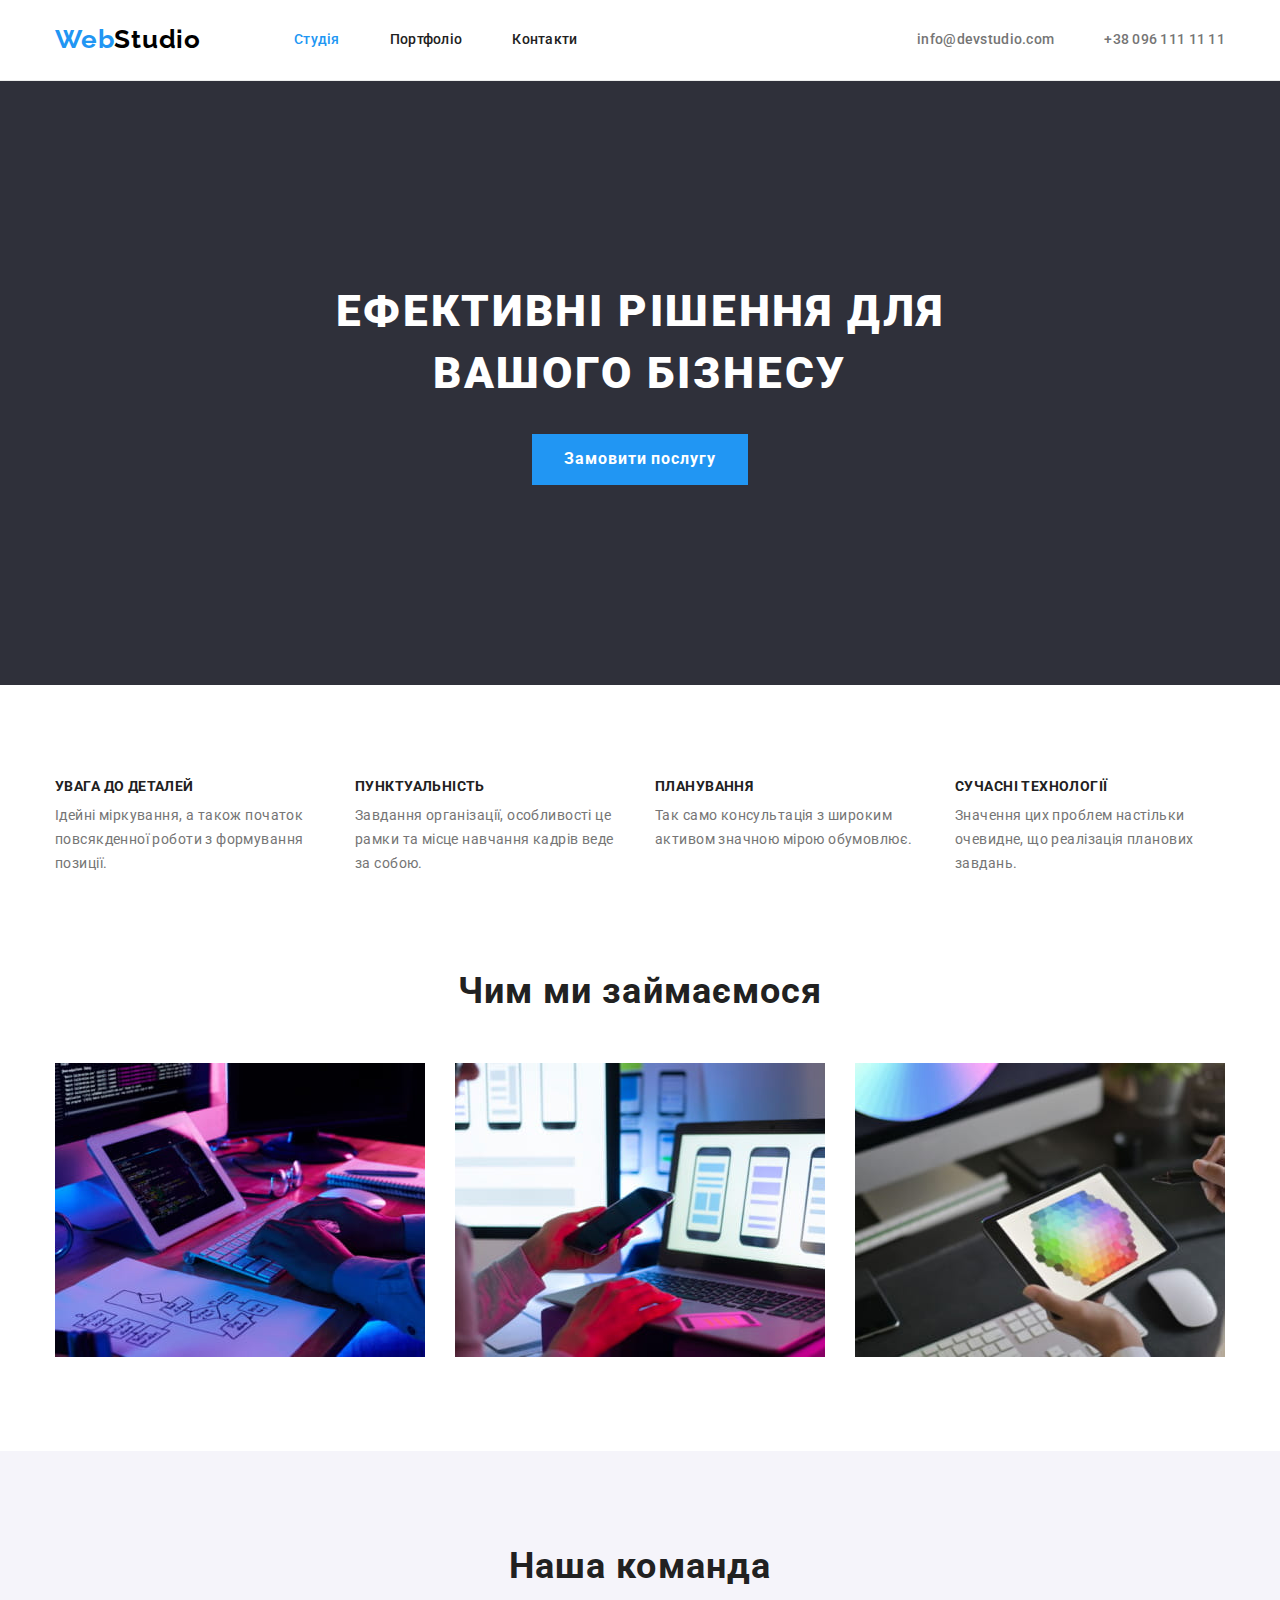
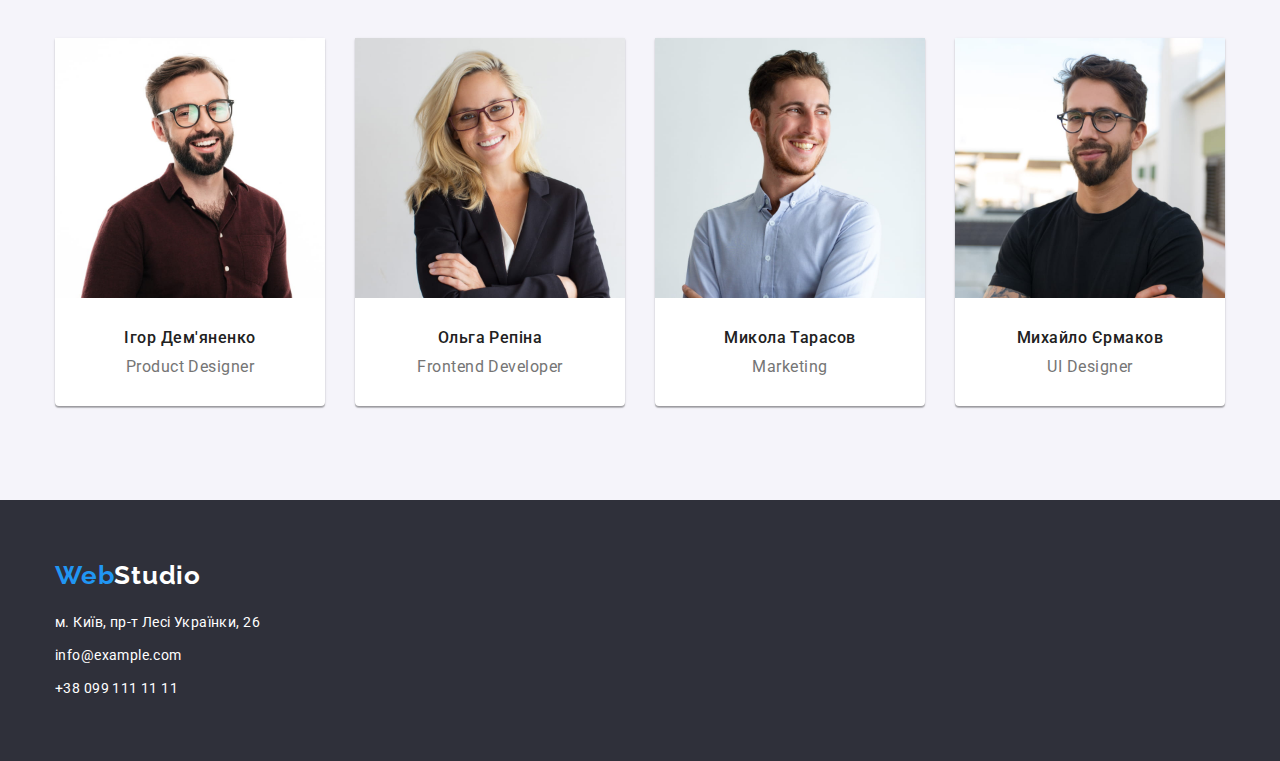
<file: index.html>
<!DOCTYPE html>
<html lang="uk">
  <head>
    <meta charset="UTF-8" />
    <meta name="viewport" content="width=device-width, initial-scale=1.0" />
    <title>WebStudio</title>
    <!-- Fonts start -->
    <link rel="preconnect" href="https://fonts.googleapis.com" />
    <link rel="preconnect" href="https://fonts.gstatic.com" crossorigin />
    <link
      href="https://fonts.googleapis.com/css2?family=Raleway:wght@700&family=Roboto:wght@400;500;700;900&display=swap"
      rel="stylesheet"
    />
    <!-- Fonts end -->
    <!-- Modern-ormalize -->
    <link
      rel="stylesheet"
      href="https://cdnjs.cloudflare.com/ajax/libs/modern-normalize/1.1.0/modern-normalize.min.css"
    />
    <link rel="stylesheet" href="./css/styles.css" />
  </head>
  <body>
    <!-- Header -->
    <header class="header">
      <div class="container header-container">
        <nav class="nav">
          <a class="nav-logo link" href="index.html"> <span class="accent">Web</span>Studio</a>
          <ul class="nav-list list">
            <li class="nav-item">
              <a class="nav-link nav-link-current link" href="index.html">Студія</a>
            </li>
            <li class="nav-item">
              <a class="nav-link link" href="portfolio.html">Портфоліо</a>
            </li>
            <li class="nav-item"><a class="nav-link link" href="">Контакти</a></li>
          </ul>
        </nav>
        <ul class="header-list list">
          <li class="header-contacts-item">
            <a class="header-contacts link" href="mailto:info@devstudio.com">info@devstudio.com</a>
          </li>
          <li class="header-contacts-item">
            <a class="header-contacts link" href="tel:+380961111111">+38 096 111 11 11</a>
          </li>
        </ul>
      </div>
    </header>
    <!-- Main section -->
    <main>
      <!-- Hero section -->
      <section class="hero">
        <h1 class="hero-title">Ефективні рішення для вашого бізнесу</h1>
        <button class="hero-btn btn" type="button">Замовити послугу</button>
      </section>
      <!-- About section -->
      <section class="section">
        <div class="container">
          <h2 class="visually-hidden">Особливості WebStudio</h2>
          <ul class="about-list card-set list">
            <li class="about-item card-set-item">
              <h3 class="about-title">Увага до деталей</h3>
              <p class="about-subtitle">
                Ідейні міркування, а також початок повсякденної роботи з формування позиції.
              </p>
            </li>
            <li class="about-item card-set-item">
              <h3 class="about-title">Пунктуальність</h3>
              <p class="about-subtitle">
                Завдання організації, особливості це рамки та місце навчання кадрів веде за собою.
              </p>
            </li>
            <li class="about-item card-set-item">
              <h3 class="about-title">Планування</h3>
              <p class="about-subtitle">
                Так само консультація з широким активом значною мірою обумовлює.
              </p>
            </li>
            <li class="about-item card-set-item">
              <h3 class="about-title">Сучасні технології</h3>
              <p class="about-subtitle">
                Значення цих проблем настільки очевидне, що реалізація планових завдань.
              </p>
            </li>
          </ul>
        </div>
      </section>
      <!-- Work section -->
      <section class="section-work">
        <div class="container">
          <h2 class="work-title">Чим ми займаємося</h2>
          <ul class="work-list card-set list">
            <li class="work-item card-set-item">
              <img
                class="work-img"
                src="./images/work/img1.jpg"
                alt="планшет з клавіатурою на робочому столі"
                width="370"
              />
            </li>
            <li class="work-item card-set-item">
              <img
                class="work-img"
                src="./images/work/img2.jpg"
                alt="складання інтерфейсу мобільного пристрою за нотбуком"
                width="370"
              />
            </li>
            <li class="work-item card-set-item">
              <img
                class="work-img"
                src="./images/work/img3.jpg"
                alt="вибір кольорової палітри на планшеті за робочим столом"
                width="370"
              />
            </li>
          </ul>
        </div>
      </section>
      <!-- Team section -->
      <section class="section team">
        <div class="container">
          <h2 class="team-main-title">Наша команда</h2>
          <ul class="team-list card-set list">
            <li class="team-item card-set-item">
              <img class="team-img" src="./images/teams/img1.jpg" alt="" width="270" />
              <div class="team-block">
                <h3 class="team-title">Ігор Дем'яненко</h3>
                <p class="team-subtitle" lang="en">Product Designer</p>
              </div>
            </li>
            <li class="team-item card-set-item">
              <img class="team-img" src="./images/teams/img2.jpg" alt="" width="270" />
              <div class="team-block">
                <h3 class="team-title">Ольга Репіна</h3>
                <p class="team-subtitle" lang="en">Frontend Developer</p>
              </div>
            </li>
            <li class="team-item card-set-item">
              <img class="team-img" src="./images/teams/img3.jpg" alt="" width="270" />
              <div class="team-block">
                <h3 class="team-title">Микола Тарасов</h3>
                <p class="team-subtitle" lang="en">Marketing</p>
              </div>
            </li>
            <li class="team-item card-set-item">
              <img class="team-img" src="./images/teams/img4.jpg" alt="" width="270" />
              <div class="team-block">
                <h3 class="team-title">Михайло Єрмаков</h3>
                <p class="team-subtitle" lang="en">UI Designer</p>
              </div>
            </li>
          </ul>
        </div>
      </section>
    </main>
    <!-- Footer -->
    <footer class="footer">
      <div class="container">
        <a class="footer-logo link" href="index.html"> <span class="accent">Web</span>Studio</a>
        <address class="footer-address">
          <ul class="footer-list list">
            <li class="footer-item">
              <a
                class="footer-address link"
                href="https://goo.gl/maps/7AjtGLia5J56pAEz8"
                target="_blank"
                rel="noreferrer noopener"
                >м. Київ, пр-т Лесі Українки, 26</a
              >
            </li>
            <li class="footer-item">
              <a class="footer-address link" href="mailto:info@example.com">info@example.com</a>
            </li>
            <li class="footer-item">
              <a class="footer-address link" href="tel:+380991111111">+38 099 111 11 11</a>
            </li>
          </ul>
        </address>
      </div>
    </footer>
  </body>
</html>
</file>
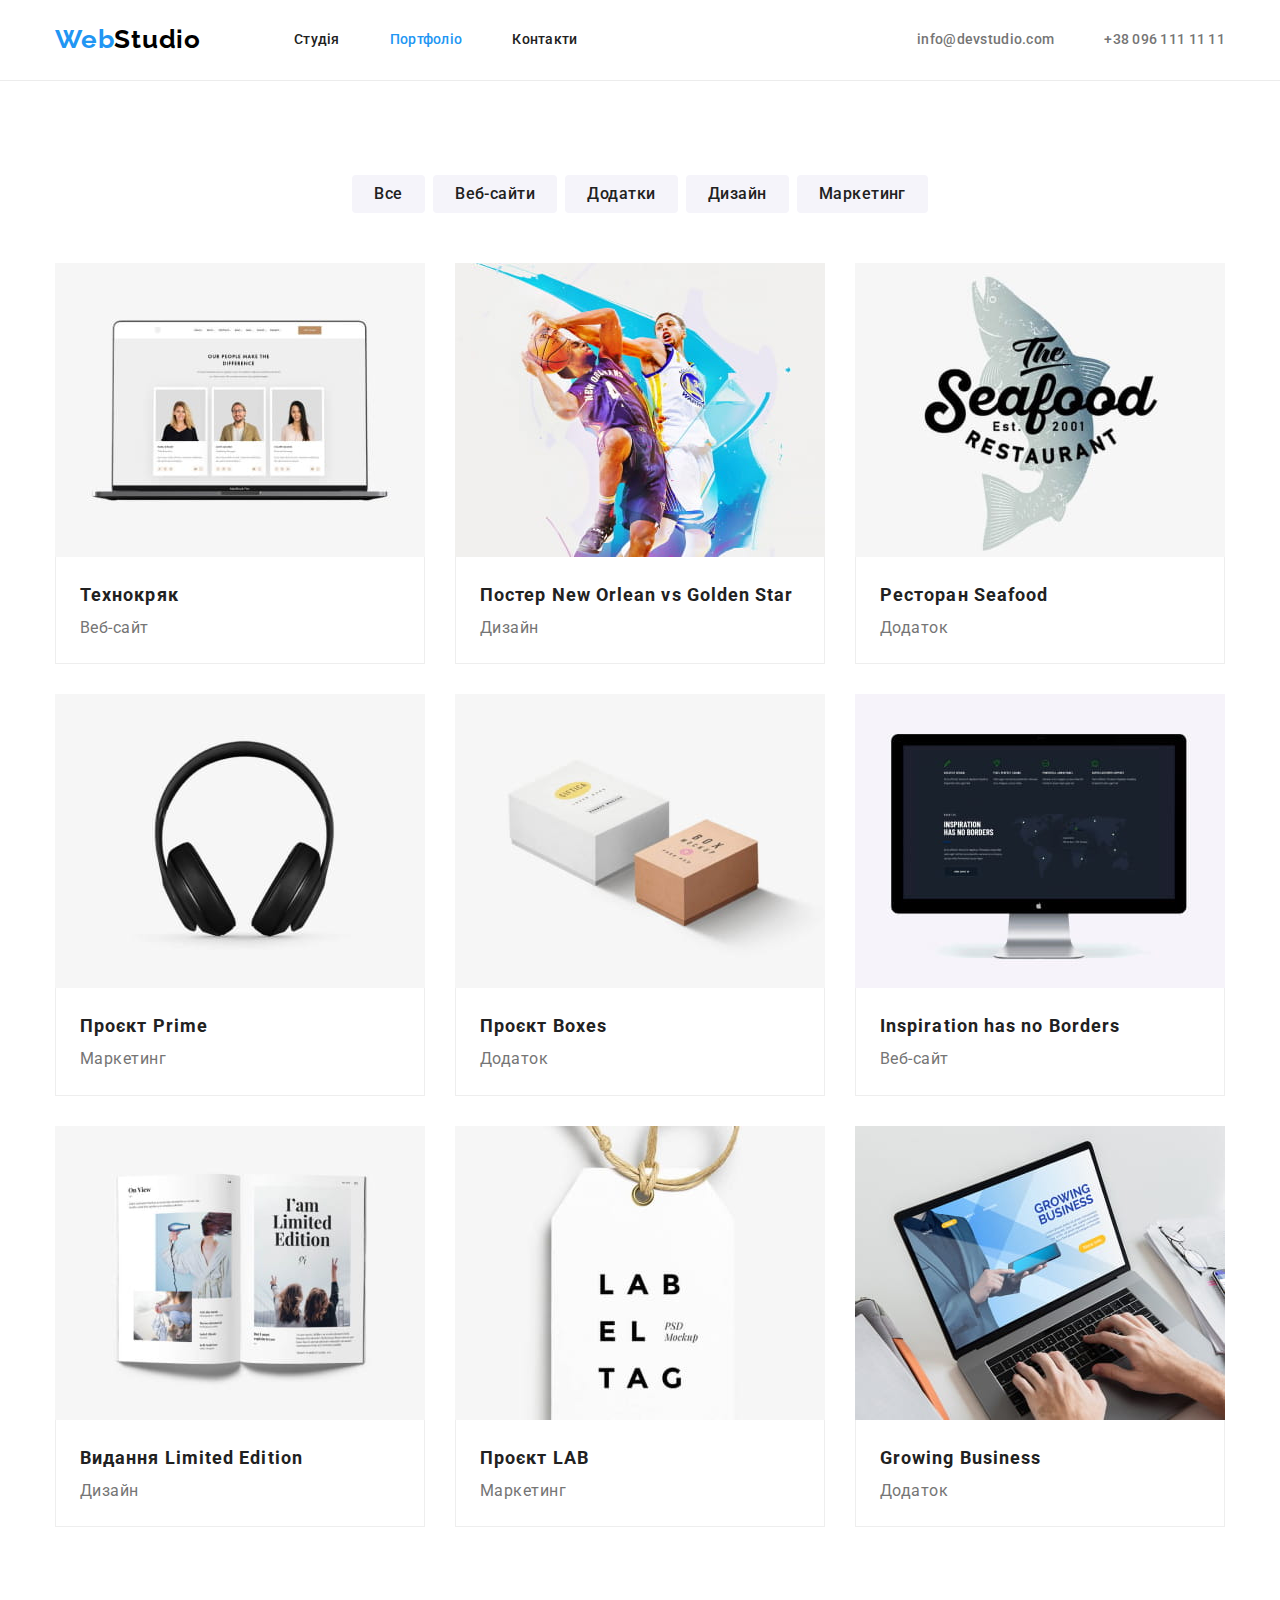
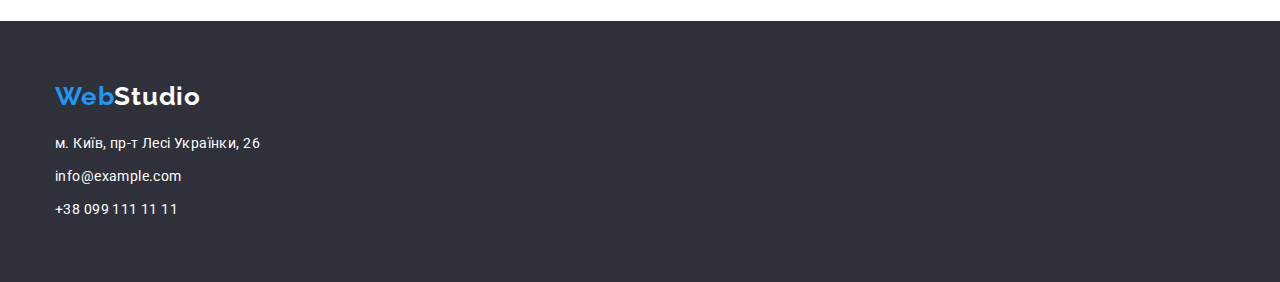
<file: portfolio.html>
<!DOCTYPE html>
<html lang="uk">
  <head>
    <meta charset="UTF-8" />
    <meta name="viewport" content="width=device-width, initial-scale=1.0" />
    <title>Portfolio</title>
    <!-- Fonts start -->
    <link rel="preconnect" href="https://fonts.googleapis.com" />
    <link rel="preconnect" href="https://fonts.gstatic.com" crossorigin />
    <link
      href="https://fonts.googleapis.com/css2?family=Raleway:wght@700&family=Roboto:wght@400;500;700;900&display=swap"
      rel="stylesheet"
    />
    <!-- Fonts end -->
    <!-- Modern-ormalize -->
    <link
      rel="stylesheet"
      href="https://cdnjs.cloudflare.com/ajax/libs/modern-normalize/1.1.0/modern-normalize.min.css"
    />
    <link rel="stylesheet" href="./css/styles.css" />
  </head>
  <body>
    <!-- Header section -->
    <header class="header">
      <div class="container header-container">
        <nav class="nav">
          <a class="nav-logo link" href="index.html"> <span class="accent">Web</span>Studio</a>
          <ul class="nav-list list">
            <li class="nav-item">
              <a class="nav-link link" href="index.html">Студія</a>
            </li>
            <li class="nav-item">
              <a class="nav-link nav-link-current link" href="portfolio.html">Портфоліо</a>
            </li>
            <li class="nav-item"><a class="nav-link link" href="">Контакти</a></li>
          </ul>
        </nav>
        <ul class="header-list list">
          <li class="header-contacts-item">
            <a class="header-contacts link" href="mailto:info@devstudio.com">info@devstudio.com</a>
          </li>
          <li class="header-contacts-item">
            <a class="header-contacts link" href="tel:+380961111111">+38 096 111 11 11</a>
          </li>
        </ul>
      </div>
    </header>
    <!-- Main section -->
    <main>
      <section class="section">
        <div class="container">
          <!-- Filter list -->
          <h1 class="filter-title" hidden>Фільтри</h1>
          <ul class="filter-list list">
            <li class="filter-item"><button class="filter-btn" type="button">Все</button></li>
            <li class="filter-item"><button class="filter-btn" type="button">Веб-сайти</button></li>
            <li class="filter-item"><button class="filter-btn" type="button">Додатки</button></li>
            <li class="filter-item"><button class="filter-btn" type="button">Дизайн</button></li>
            <li class="filter-item"><button class="filter-btn" type="button">Маркетинг</button></li>
          </ul>
          <!-- Project list -->
          <h2 class="project-title" hidden>Проєкти</h2>
          <ul class="project-list card-set list">
            <li class="project-item card-set-item">
              <img class="project-img" src="./images/portfolio/img1.jpg" alt="" width="370" />
              <div class="project-block">
                <h2 class="project-title">Технокряк</h2>
                <p class="project-subtitle">Веб-сайт</p>
              </div>
            </li>
            <li class="project-item card-set-item">
              <img class="project-img" src="./images/portfolio/img2.jpg" alt="" width="370" />
              <div class="project-block">
                <h2 class="project-title">Постер New Orlean vs Golden Star</h2>
                <p class="project-subtitle">Дизайн</p>
              </div>
            </li>
            <li class="project-item card-set-item">
              <img class="project-img" src="./images/portfolio/img3.jpg" alt="" width="370" />
              <div class="project-block">
                <h2 class="project-title">Ресторан Seafood</h2>
                <p class="project-subtitle">Додаток</p>
              </div>
            </li>
            <li class="project-item card-set-item">
              <img class="project-img" src="./images/portfolio/img4.jpg" alt="" width="370" />
              <div class="project-block">
                <h2 class="project-title">Проєкт Prime</h2>
                <p class="project-subtitle">Маркетинг</p>
              </div>
            </li>
            <li class="project-item card-set-item">
              <img class="project-img" src="./images/portfolio/img5.jpg" alt="" width="370" />
              <div class="project-block">
                <h2 class="project-title">Проєкт Boxes</h2>
                <p class="project-subtitle">Додаток</p>
              </div>
            </li>
            <li class="project-item card-set-item">
              <img class="project-img" src="./images/portfolio/img6.jpg" alt="" width="370" />
              <div class="project-block">
                <h2 class="project-title">Inspiration has no Borders</h2>
                <p class="project-subtitle">Веб-сайт</p>
              </div>
            </li>
            <li class="project-item card-set-item">
              <img class="project-img" src="./images/portfolio/img7.jpg" alt="" width="370" />
              <div class="project-block">
                <h2 class="project-title">Видання Limited Edition</h2>
                <p class="project-subtitle">Дизайн</p>
              </div>
            </li>
            <li class="project-item card-set-item">
              <img class="project-img" src="./images/portfolio/img8.jpg" alt="" width="370" />
              <div class="project-block">
                <h2 class="project-title">Проєкт LAB</h2>
                <p class="project-subtitle">Маркетинг</p>
              </div>
            </li>
            <li class="project-item card-set-item">
              <img class="project-img" src="./images/portfolio/img9.jpg" alt="" width="370" />
              <div class="project-block">
                <h2 class="project-title">Growing Business</h2>
                <p class="project-subtitle">Додаток</p>
              </div>
            </li>
          </ul>
        </div>
      </section>
    </main>
    <!-- Footer section -->
    <footer class="footer">
      <div class="container">
        <a class="footer-logo link" href="index.html"> <span class="accent">Web</span>Studio</a>
        <address class="footer-address">
          <ul class="footer-list list">
            <li class="footer-item">
              <a
                class="footer-address link"
                href="https://goo.gl/maps/7AjtGLia5J56pAEz8"
                target="_blank"
                rel="noreferrer noopener"
                >м. Київ, пр-т Лесі Українки, 26</a
              >
            </li>
            <li class="footer-item">
              <a class="footer-address link" href="mailto:info@example.com">info@example.com</a>
            </li>
            <li class="footer-item">
              <a class="footer-address link" href="tel:+380991111111">+38 099 111 11 11</a>
            </li>
          </ul>
        </address>
      </div>
    </footer>
  </body>
</html>
</file>
<file: css/styles.css>
:root {
  /* fonts */
  --main-font: 'Roboto', sans-serif;
  --second-font: 'Raleway', sans-serif;
  /* text colors */
  --main-txt-cl: #212121;
  --second-cl: #ffffff;
  --accent-txt-cl: #2196f3;
  --txt-cl: #757575;
  --header-txt-cl: #000000;
  /* bsckground colors */
  --bg-cl: #2f303a;
  --item-bg-cl: #eeeeee;
  --bg-btn-cl: #f5f4fa;
  /* other */
  --items: 3;
  --indent: 30px;
}

body {
  font-family: var(--main-font);
  color: var(--main-txt-cl);
}

/* reset styles */
.link {
  text-decoration: none;
  color: currentColor;
}

.list {
  list-style: none;
  margin: 0;
  padding: 0;
}

h1,
h2,
h3,
h4,
h5,
h6,
p {
  margin: 0;
}

img {
  display: block;
}

/* Base styles */

.container {
  width: 1200px;
  padding-right: 15px;
  padding-left: 15px;
  margin-right: auto;
  margin-left: auto;
}

.section {
  padding-top: 94px;
  padding-bottom: 94px;
}

.card-set {
  display: flex;
  flex-wrap: wrap;
  gap: var(--indent);
}
.card-set-item {
  flex-basis: calc((100% - var(--indent) * (var(--items) - 1)) / var(--items));
}

/* Styles for Header */
.header {
  border-bottom: 1px solid #ececec;
}

.header-container {
  display: flex;
  align-items: center;
}

.nav {
  display: flex;
  margin-right: auto;
}

.nav-logo {
  padding-top: 24px;
  padding-bottom: 25px;
  margin-right: 93px;

  font-family: var(--second-font);
  font-weight: 700;
  font-size: 26px;
  line-height: 1.2;
  letter-spacing: 0.03em;
  color: var(--header-txt-cl);
}
.accent {
  color: var(--accent-txt-cl);
}

.nav-list {
  display: flex;
  gap: 50px;

  font-weight: 500;
  font-size: 14px;
  line-height: 1.1;
  letter-spacing: 0.02em;
  color: var(--main-txt-cl);
}

.nav-link {
  display: block;
  padding-top: 32px;
  padding-bottom: 32px;
}

.nav-link-current {
  color: var(--accent-txt-cl);
}

.nav-link:hover,
.nav-link:focus,
.header-contacts:hover,
.header-contacts:focus {
  color: var(--accent-txt-cl);
}

.header-list {
  display: flex;
  gap: 50px;
}

.header-contacts-item {
  font-weight: 500;
  font-size: 14px;
  line-height: 1.1;
  letter-spacing: 0.02em;
  color: var(--txt-cl);
}

.header-contacts {
  display: block;
  padding-top: 32px;
  padding-bottom: 32px;
}

/* Styles for Footer */
.footer {
  background-color: var(--bg-cl);
  padding-top: 60px;
  padding-bottom: 60px;
}

.footer-logo {
  font-family: var(--second-font);
  font-weight: 700;
  font-size: 26px;
  line-height: 1.2;
  letter-spacing: 0.03em;
  color: var(--second-cl);
}
.accent {
  color: var(--accent-txt-cl);
}

.footer-address {
  margin-top: 20px;

  font-style: inherit;
  font-size: 14px;
  line-height: 1.7;
  letter-spacing: 0.03em;
  color: var(--second-cl);
}
.footer-list {
  display: flex;
  flex-direction: column;
  gap: 9px;
}
/* або li - .footer-item:not(:last-child) {
  margin-bottom: 9px;
} */

.footer-item {
  color: rgba(255, 255, 255, 0.6);
}

.footer-address:hover,
.footer-address:focus {
  color: var(--accent-txt-cl);
}

/* Styles for html */

/* Hero section */
.hero {
  background-color: var(--bg-cl);
  text-align: center;
  padding-top: 200px;
  padding-bottom: 200px;
}

.hero-title {
  width: 696px;
  margin-bottom: 30px;
  margin-right: auto;
  margin-left: auto;

  font-weight: 900;
  font-size: 44px;
  line-height: 1.4;
  letter-spacing: 0.06em;
  text-transform: uppercase;
  color: var(--second-cl);
}

.hero-btn {
  min-width: 200px;
  min-width: 50px;
  padding: 10px 32px;

  font-family: inherit;
  cursor: pointer;
  font-weight: 700;
  font-size: 16px;
  line-height: 1.9;
  letter-spacing: 0.06em;
  color: #ffffff;
  background: #2196f3;
  border: 0;
}

.hero-btn:hover,
.hero-btn:focus {
  box-shadow: 0px 4px 4px rgba(0, 0, 0, 0.15);
  border-radius: 4px;
}

/* About section */

.visually-hidden {
  position: absolute;
  width: 1px;
  height: 1px;
  margin: -1px;
  border: 0;
  padding: 0;
  white-space: nowrap;
  clip-path: inset(100%);
  clip: rect(0 0 0 0);
  overflow: hidden;
}

.about-list {
  --items: 4;
}
/* .about-list {
  display: flex;
  gap: var(--indent);
} */
.about-item {
  width: 270px;
}
/* або .about-item:not(:last-child) {
  margin-right: 30px;
} */

.about-title {
  margin-bottom: 10px;

  font-weight: 700;
  font-size: 14px;
  line-height: 1.1;
  letter-spacing: 0.03em;
  text-transform: uppercase;
  color: var(--main-txt-cl);
}

.about-subtitle {
  font-size: 14px;
  line-height: 1.7;
  letter-spacing: 0.03em;
  color: var(--txt-cl);
}

/* Work section */
.section-work {
  padding-bottom: 94px;
}
.work-title {
  margin-bottom: 50px;

  font-weight: 700;
  font-size: 36px;
  line-height: 1.2;
  text-align: center;
  letter-spacing: 0.03em;
  color: var(--main-txt-cl);
}
/* .work-list {
  display: flex;
  gap: var(--indent);
} */
/* або .work-item:not(:last-child) {
  margin-right: 30px;
} */

/* Team section */
.team {
  background-color: #f5f4fa;
}
.team-list {
  --items: 4;
}
/* .team-list {
  display: flex;
  gap: var(--indent);
} */

.team-main-title {
  margin-bottom: 50px;

  font-weight: 700;
  font-size: 36px;
  line-height: 1.2;
  text-align: center;
  letter-spacing: 0.03em;
  color: var(--main-txt-cl);
}

.team-title {
  margin-bottom: 10px;

  font-weight: 500;
  font-size: 16px;
  line-height: 1.2;
  text-align: center;
  letter-spacing: 0.03em;
  color: var(--main-txt-cl);
}

.team-subtitle {
  font-size: 16px;
  line-height: 1.2;
  text-align: center;
  letter-spacing: 0.03em;
  color: var(--txt-cl);
}
.team-block {
  padding-top: 30px;
  padding-right: 30px;
  padding-bottom: 30px;
  padding-left: 30px;
}
.team-item {
  background: var(--second-cl);
  box-shadow: 0px 1px 3px rgba(0, 0, 0, 0.12), 0px 1px 1px rgba(0, 0, 0, 0.14),
    0px 2px 1px rgba(0, 0, 0, 0.2);
  border-radius: 0px 0px 4px 4px;
}
/* або дописати маржин 30 та .team-item:last-child {
  margin-right: 0;
} */

/* Styles for portfolio */

/* Filter list */
.filter-list {
  display: flex;
  justify-content: center;
  gap: 8px;
  margin-bottom: 50px;
}
/* або .filter-item:not(:last-child) {
  margin-right: 8px;
} */

.filter-btn {
  max-width: 145px;
  min-width: 73px;
  padding: 6px 22px;

  font-family: inherit;
  cursor: pointer;
  font-weight: 500;
  font-size: 16px;
  line-height: 1.6;
  text-align: center;
  letter-spacing: 0.03em;
  color: var(--main-font);
  background: var(--bg-btn-cl);
  border-radius: 4px;
  border: 0;
}

.filter-btn:hover,
.filter-btn:focus {
  color: var(--second-cl);
  background: #2196f3;
  box-shadow: 0px 3px 1px rgba(0, 0, 0, 0.1), 0px 1px 2px rgba(0, 0, 0, 0.08),
    0px 2px 2px rgba(0, 0, 0, 0.12);
  border-radius: 4px;
}

/* Project list */

/* або так .project-list {
  display: flex;
  flex-wrap: wrap;
  gap: var(--indent);
} */

/* .project-item {
  flex-basis: calc((100% - var(--indent) * (var(--items) - 1)) / var(--items));
} */

.project-block {
  padding-top: 20px;
  padding-right: 24px;
  padding-bottom: 20px;
  padding-left: 24px;

  border: 1px solid var(--item-bg-cl);
  border-top: none;
  /* або  border-right: 1px solid var(--item-bg-cl);
  border-bottom: 1px solid var(--item-bg-cl);
  border-left: 1px solid var(--item-bg-cl); */
}
/* або так .project-item {
  margin-right: 30px;
  margin-bottom: 30px;
}
.project-item:nth-child(3n) {
  margin-right: 0;
}
.project-item:nth-last-child(-n + 3) {
  margin-bottom: 0;
} */

.project-title {
  font-weight: 700;
  font-size: 18px;
  line-height: 2;
  letter-spacing: 0.06em;
  color: var(--main-txt-cl);
}

.project-subtitle {
  font-size: 16px;
  line-height: 1.9;
  letter-spacing: 0.03em;
  color: var(--txt-cl);
}
</file>
